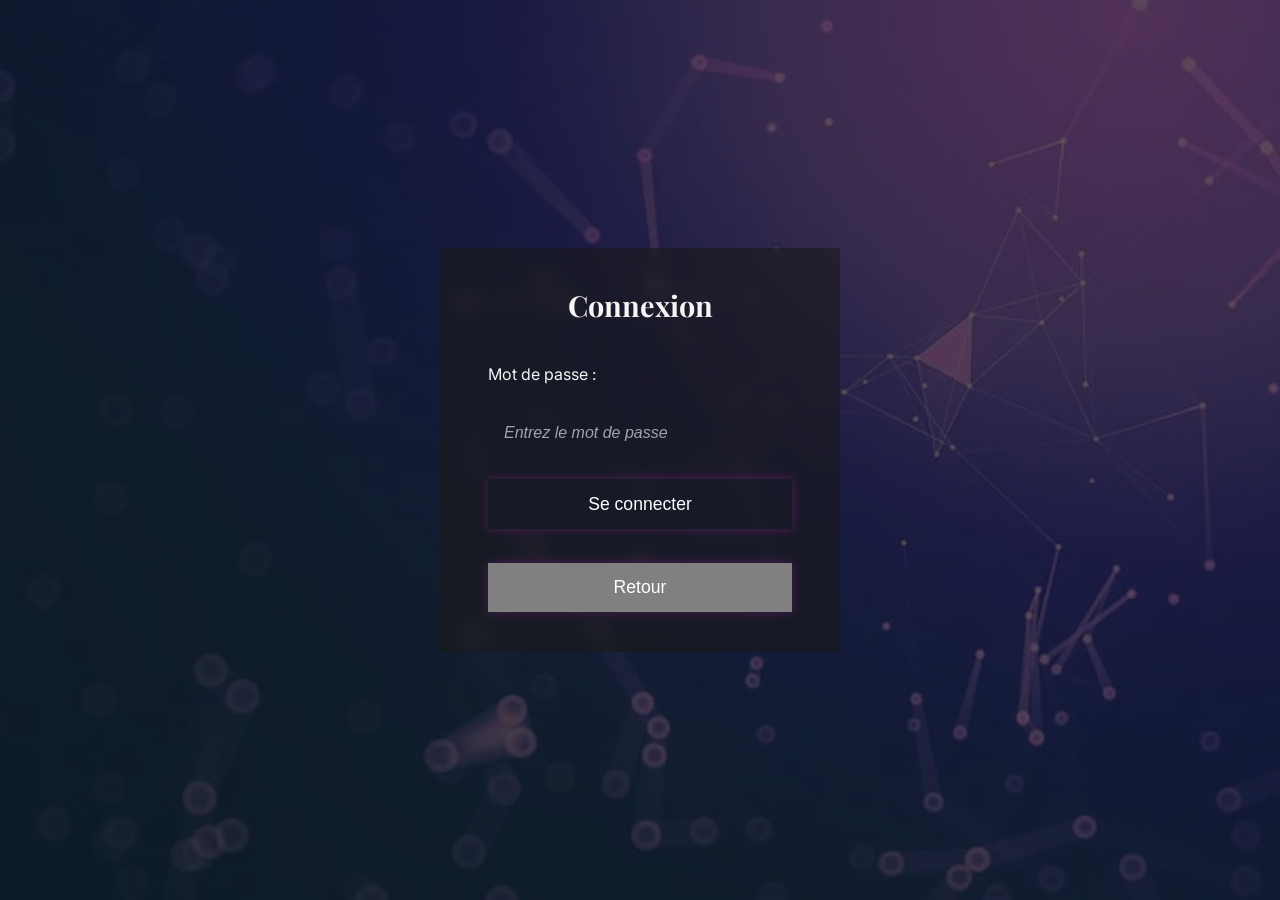
<file: public/connexion.html>
<!DOCTYPE html>
<html lang="fr">
<head>
    <meta charset="UTF-8">
    <meta name="viewport" content="width=device-width, initial-scale=1.0">
    <title>Connexion</title>
    <link rel="stylesheet" href="assets/css/connexion.css">
    <script type="text/javascript" src="js/script.js" defer></script>
</head>
<body>
    <main class="siteHeader">
        <form class="formulaire" id="formConnexion">
            <h3>Connexion</h3>
            <label for="motdepasse">Mot de passe :</label>
            <input type="password" id="motdepasse" name="password" placeholder="Entrez le mot de passe" required autocomplete="current-password">
            <button type="submit" class="btn-login">Se connecter</button>
            <button type="button" class="btn-retour" onclick="window.location.href='index.html'">
                Retour
            </button>        
        </form>
        <div id="notif" class="notif"></div>
        </main>
    </body>
    </html>
</file>
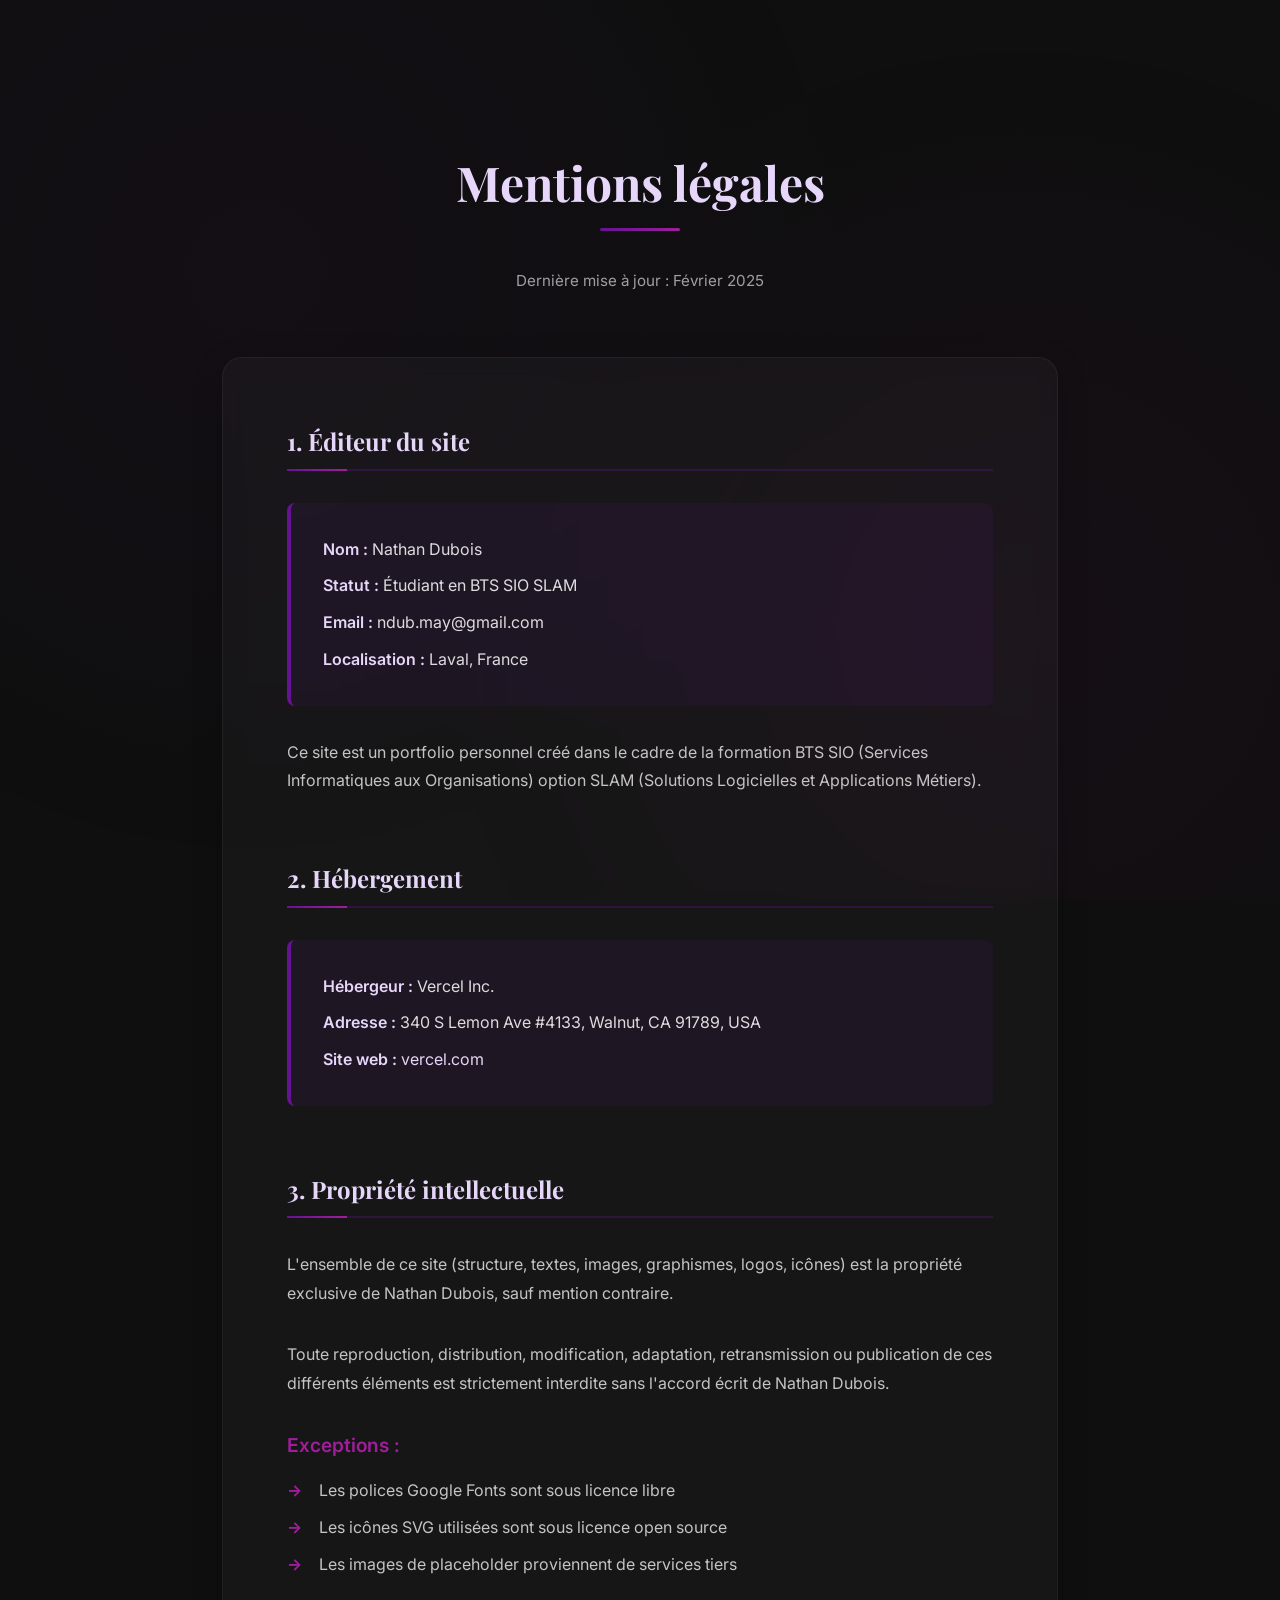
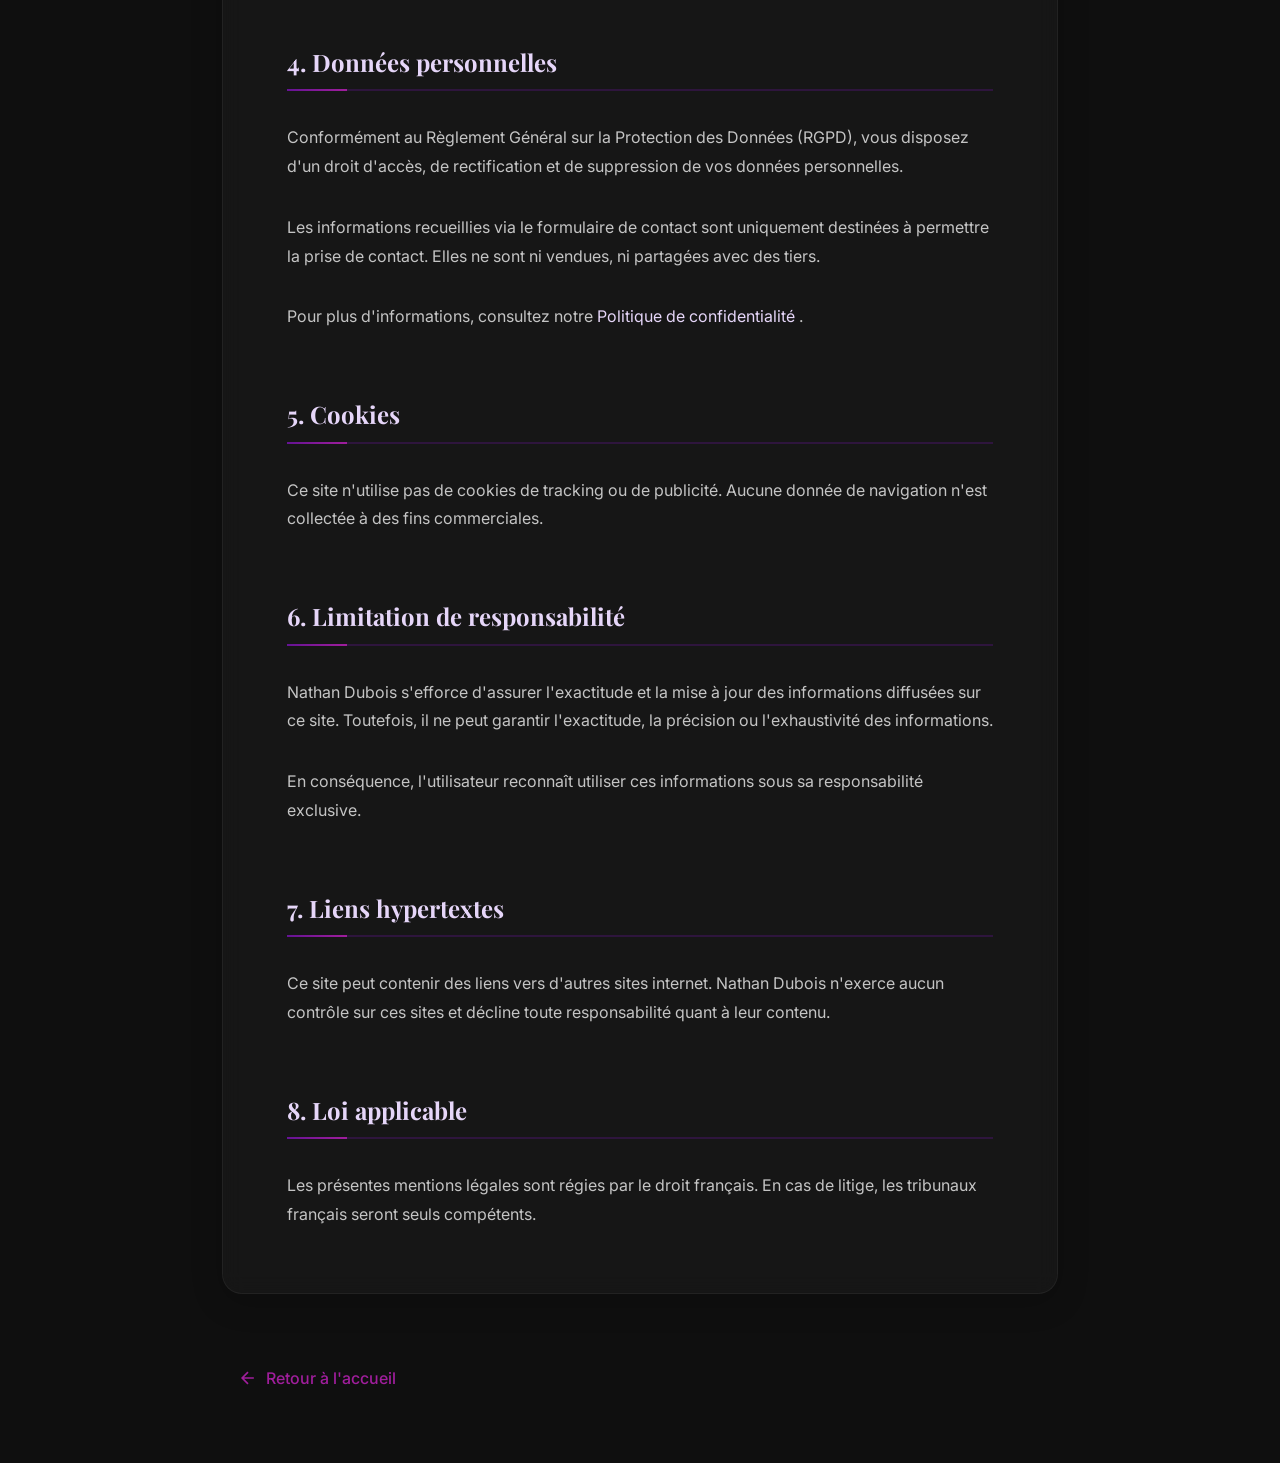
<file: public/mentions-legales.html>
<!DOCTYPE html>
<html lang="fr">
<head>
    <meta charset="UTF-8">
    <meta name="viewport" content="width=device-width, initial-scale=1.0">
    <meta name="description" content="Mentions légales du portfolio de Nathan Dubois, développeur web en BTS SIO SLAM.">
    <meta name="robots" content="noindex, follow">
    
    <link rel="icon" type="image/png" href="assets/image/icone.png">
    <title>Mentions légales - Nathan Dubois</title>
    <link rel="stylesheet" href="assets/css/legal.css">
</head>

<body class="legal-page">
    <div class="legal-container">
        <div class="legal-header">
            <h1>Mentions légales</h1>
            <p>Dernière mise à jour : Février 2025</p>
        </div>
        
        <div class="legal-content">
            <div class="legal-section">
                <h2>1. Éditeur du site</h2>
                <div class="legal-info">
                    <p><strong>Nom :</strong> Nathan Dubois</p>
                    <p><strong>Statut :</strong> Étudiant en BTS SIO SLAM</p>
                    <p><strong>Email :</strong> ndub.may@gmail.com</p>
                    <p><strong>Localisation :</strong> Laval, France</p>
                </div>
                <p>
                    Ce site est un portfolio personnel créé dans le cadre de la formation BTS SIO 
                    (Services Informatiques aux Organisations) option SLAM (Solutions Logicielles et 
                    Applications Métiers).
                </p>
            </div>
            
            <div class="legal-section">
                <h2>2. Hébergement</h2>
                <div class="legal-info">
                    <p><strong>Hébergeur :</strong> Vercel Inc.</p>
                    <p><strong>Adresse :</strong> 340 S Lemon Ave #4133, Walnut, CA 91789, USA</p>
                    <p><strong>Site web :</strong> <a href="https://vercel.com" target="_blank" style="color: var(--color-accent);">vercel.com</a></p>
                </div>
            </div>
            
            <div class="legal-section">
                <h2>3. Propriété intellectuelle</h2>
                <p>
                    L'ensemble de ce site (structure, textes, images, graphismes, logos, icônes) 
                    est la propriété exclusive de Nathan Dubois, sauf mention contraire.
                </p>
                <p>
                    Toute reproduction, distribution, modification, adaptation, retransmission ou 
                    publication de ces différents éléments est strictement interdite sans l'accord 
                    écrit de Nathan Dubois.
                </p>
                
                <h3>Exceptions :</h3>
                <ul>
                    <li>Les polices Google Fonts sont sous licence libre</li>
                    <li>Les icônes SVG utilisées sont sous licence open source</li>
                    <li>Les images de placeholder proviennent de services tiers</li>
                </ul>
            </div>
            
            <div class="legal-section">
                <h2>4. Données personnelles</h2>
                <p>
                    Conformément au Règlement Général sur la Protection des Données (RGPD), vous 
                    disposez d'un droit d'accès, de rectification et de suppression de vos données 
                    personnelles.
                </p>
                <p>
                    Les informations recueillies via le formulaire de contact sont uniquement 
                    destinées à permettre la prise de contact. Elles ne sont ni vendues, ni 
                    partagées avec des tiers.
                </p>
                <p>
                    Pour plus d'informations, consultez notre 
                    <a href="politique-confidentialite.html" style="color: var(--color-accent);">
                        Politique de confidentialité
                    </a>.
                </p>
            </div>
            
            <div class="legal-section">
                <h2>5. Cookies</h2>
                <p>
                    Ce site n'utilise pas de cookies de tracking ou de publicité. Aucune donnée 
                    de navigation n'est collectée à des fins commerciales.
                </p>
            </div>
            
            <div class="legal-section">
                <h2>6. Limitation de responsabilité</h2>
                <p>
                    Nathan Dubois s'efforce d'assurer l'exactitude et la mise à jour des 
                    informations diffusées sur ce site. Toutefois, il ne peut garantir l'exactitude, 
                    la précision ou l'exhaustivité des informations.
                </p>
                <p>
                    En conséquence, l'utilisateur reconnaît utiliser ces informations sous sa 
                    responsabilité exclusive.
                </p>
            </div>
            
            <div class="legal-section">
                <h2>7. Liens hypertextes</h2>
                <p>
                    Ce site peut contenir des liens vers d'autres sites internet. Nathan Dubois 
                    n'exerce aucun contrôle sur ces sites et décline toute responsabilité quant à 
                    leur contenu.
                </p>
            </div>
            
            <div class="legal-section">
                <h2>8. Loi applicable</h2>
                <p>
                    Les présentes mentions légales sont régies par le droit français. En cas de 
                    litige, les tribunaux français seront seuls compétents.
                </p>
            </div>
        </div>
        
        <a href="index.html" class="back-link">
            <svg width="20" height="20" viewBox="0 0 24 24" fill="none" stroke="currentColor" stroke-width="2">
                <path d="M19 12H5M12 19l-7-7 7-7"/>
            </svg>
            Retour à l'accueil
        </a>
    </div>
</body>
</html>
</file>
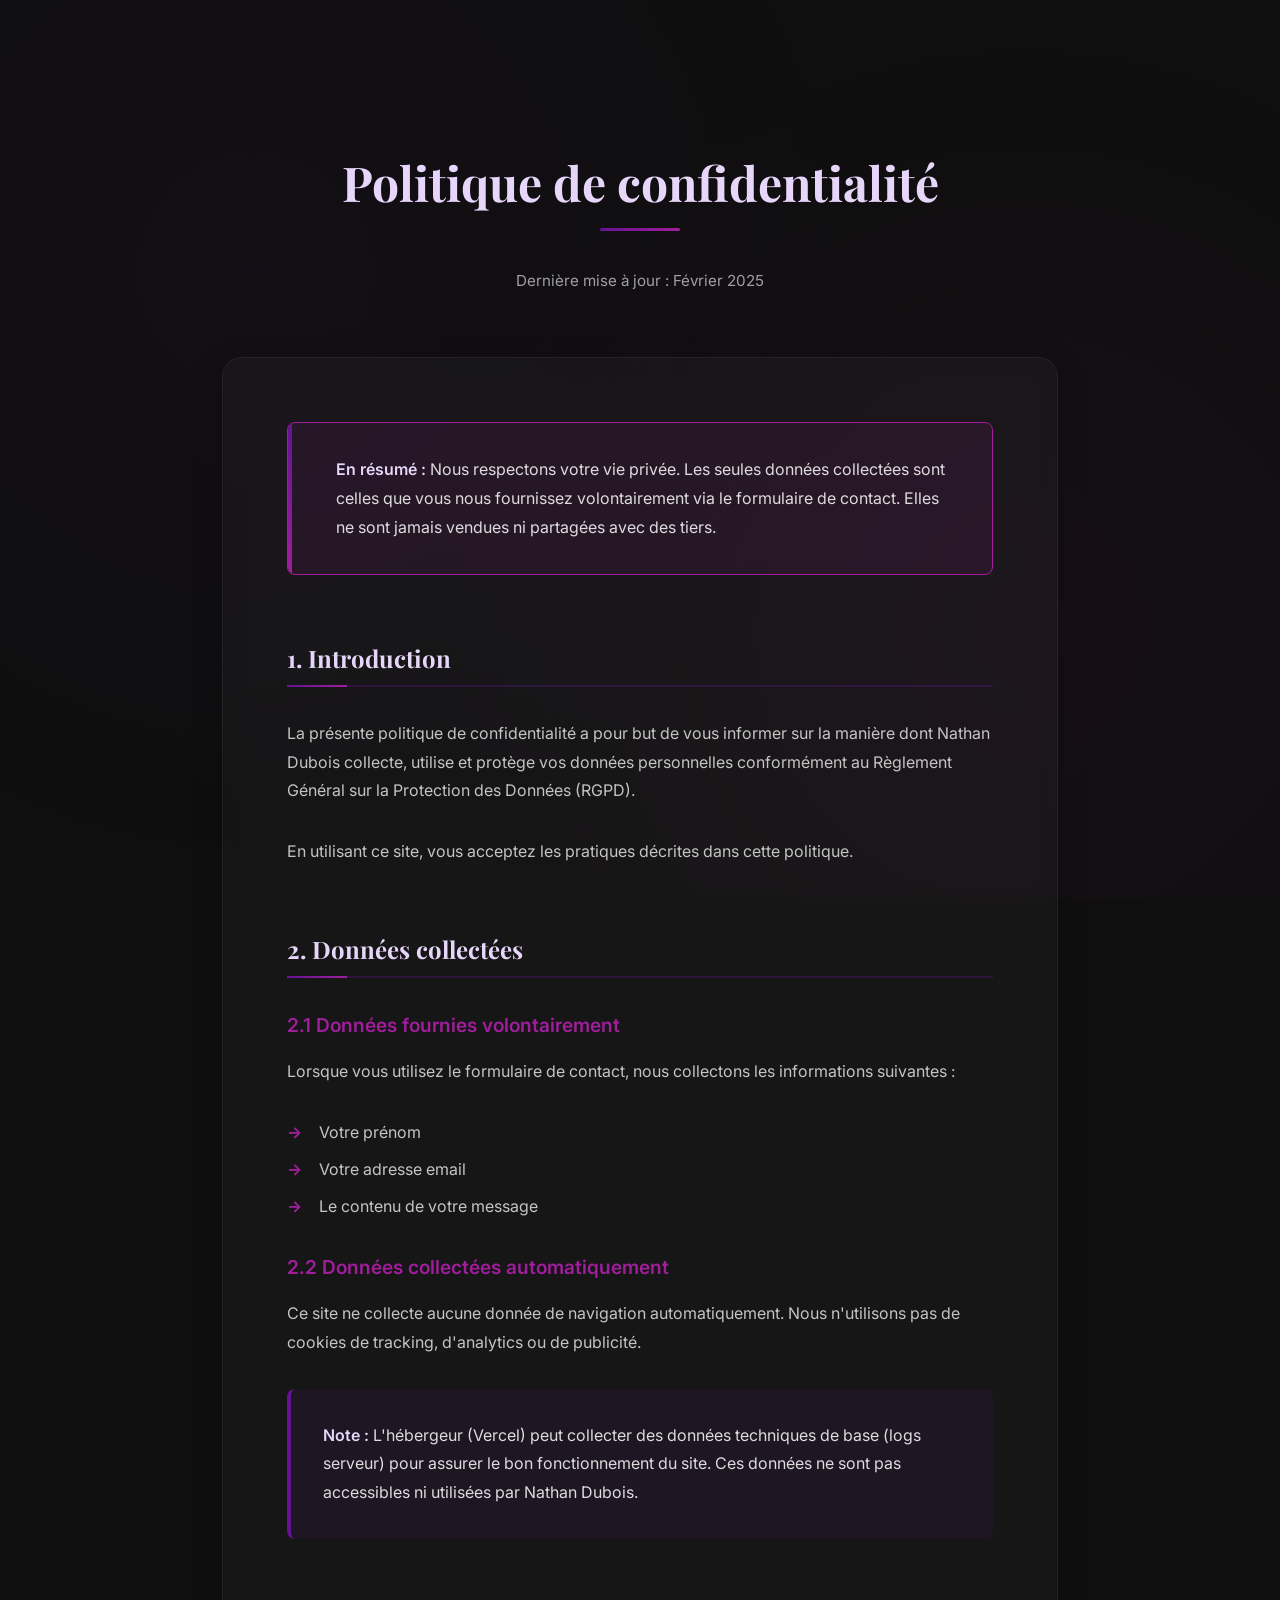
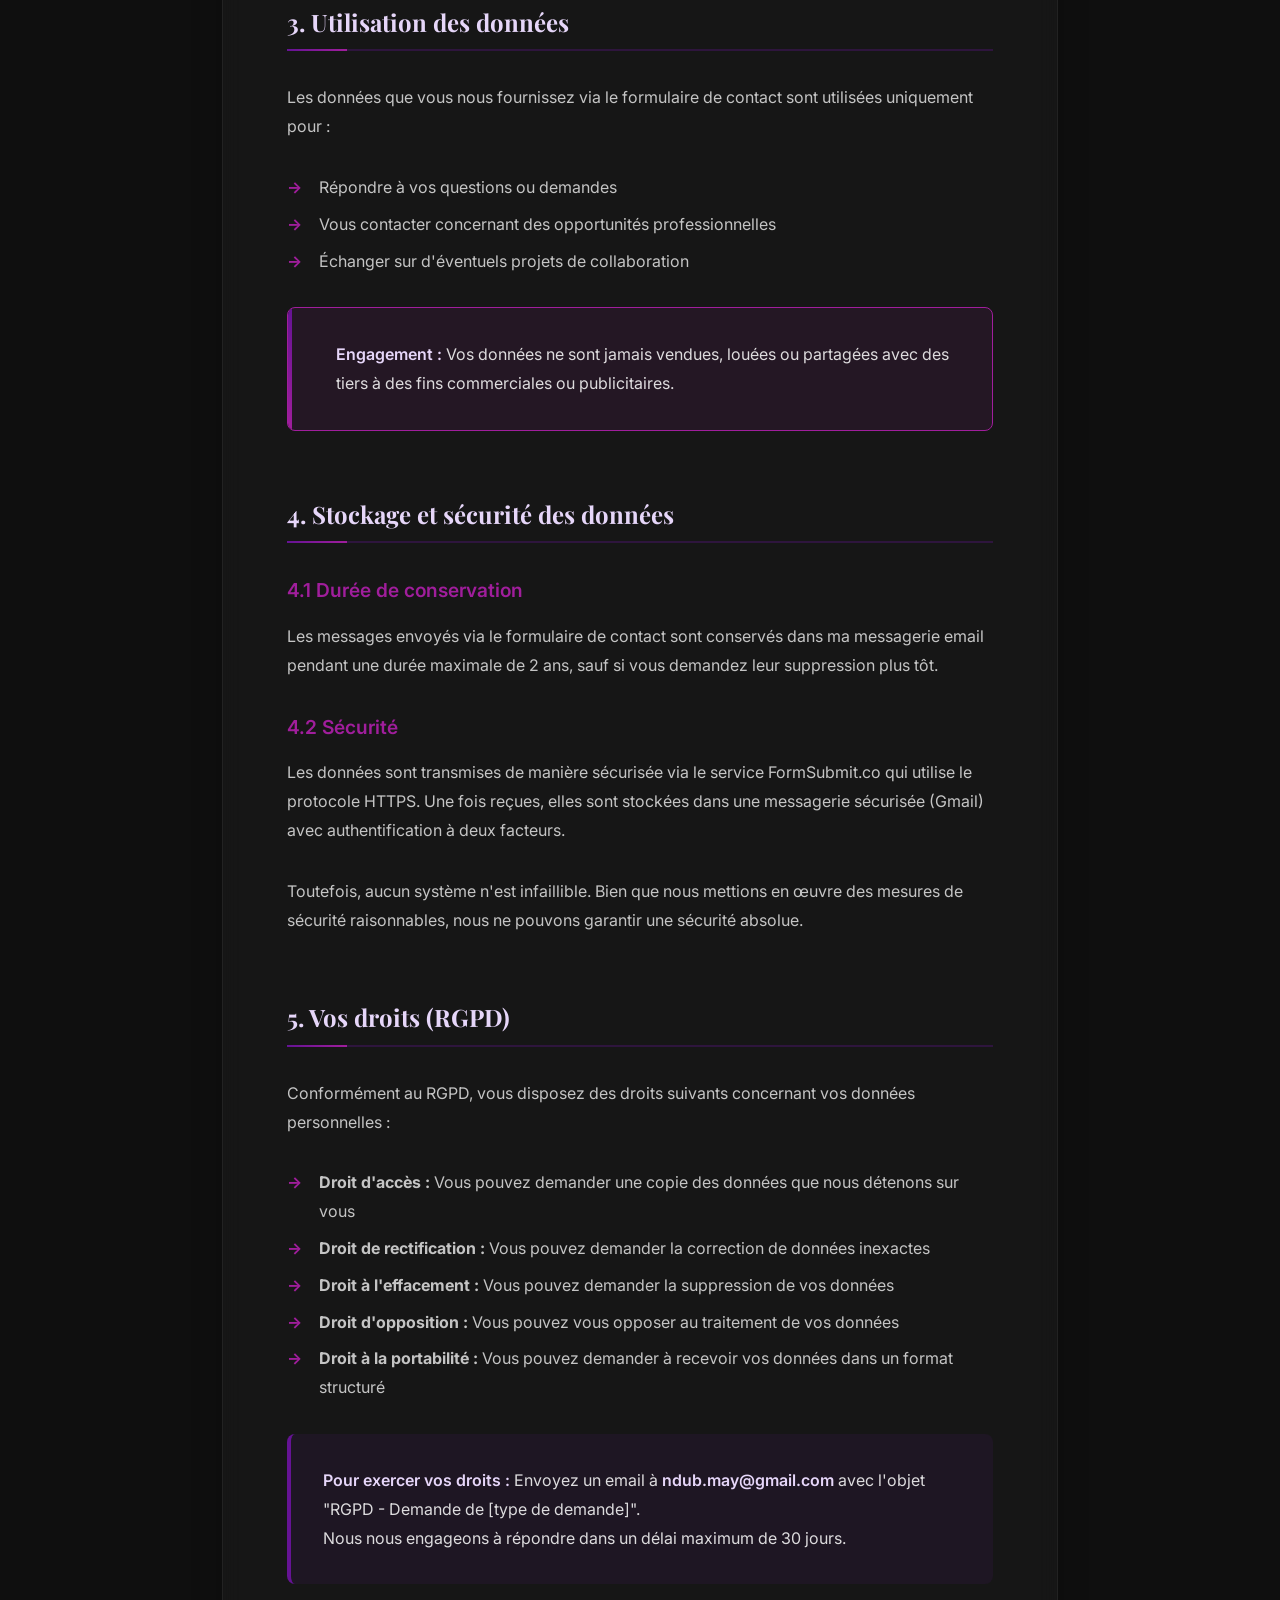
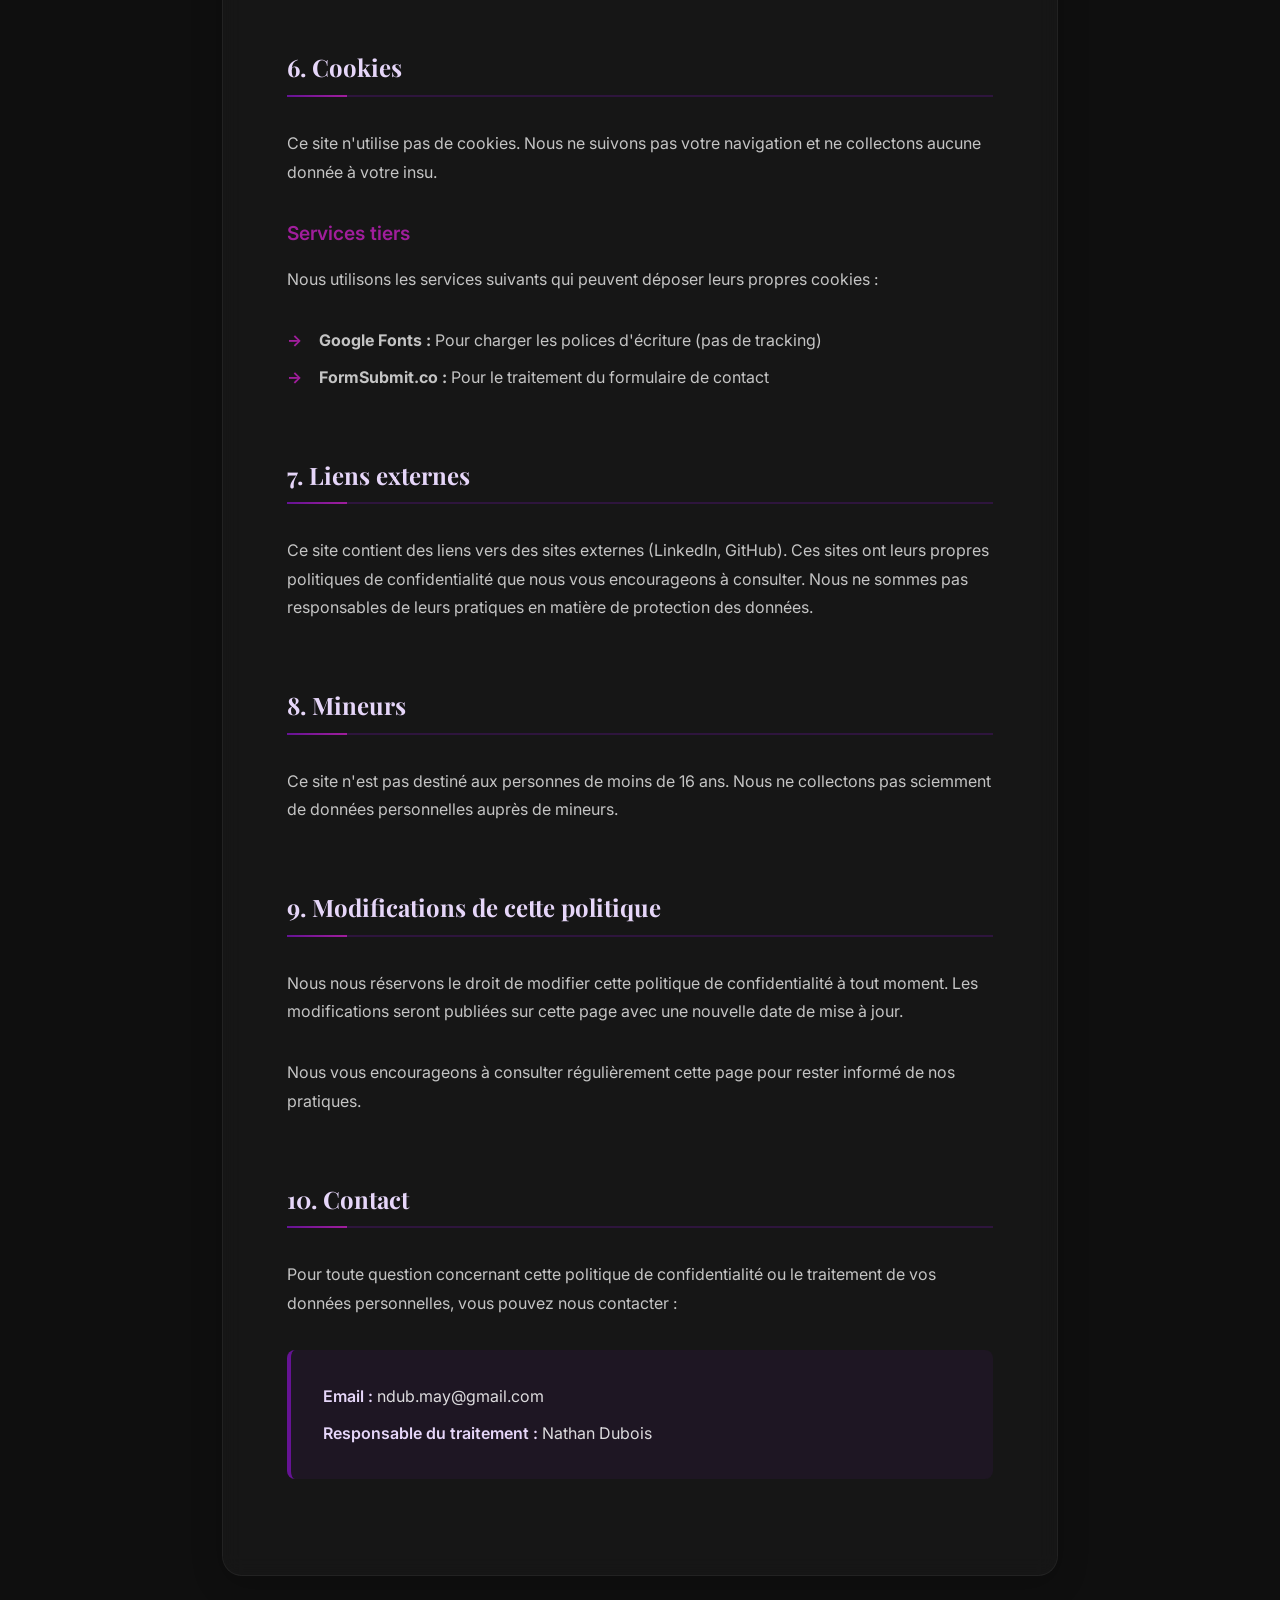
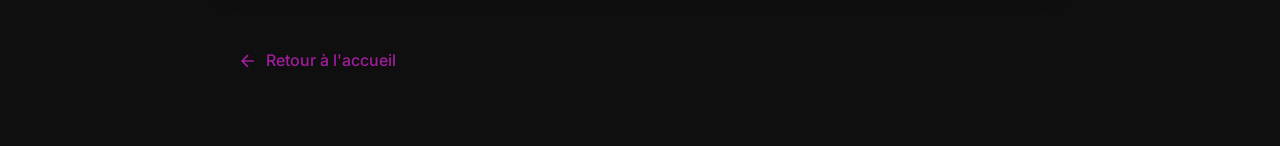
<file: public/politique-confidentialite.html>
<!DOCTYPE html>
<html lang="fr">
<head>
    <meta charset="UTF-8">
    <meta name="viewport" content="width=device-width, initial-scale=1.0">
    <meta name="description" content="Politique de confidentialité du portfolio de Nathan Dubois - Protection de vos données personnelles.">
    <meta name="robots" content="noindex, follow">
    
    <link rel="icon" type="image/png" href="assets/image/icone.png">
    <title>Politique de confidentialité - Nathan Dubois</title>
    <link rel="stylesheet" href="assets/css/legal.css">
</head>

<body class="legal-page">
    <div class="legal-container">
        <div class="legal-header">
            <h1>Politique de confidentialité</h1>
            <p>Dernière mise à jour : Février 2025</p>
        </div>
        
        <div class="legal-content">
            <div class="legal-section">
                <div class="highlight-box">
                    <p>
                        <strong>En résumé :</strong> Nous respectons votre vie privée. Les seules 
                        données collectées sont celles que vous nous fournissez volontairement via 
                        le formulaire de contact. Elles ne sont jamais vendues ni partagées avec 
                        des tiers.
                    </p>
                </div>
            </div>
            
            <div class="legal-section">
                <h2>1. Introduction</h2>
                <p>
                    La présente politique de confidentialité a pour but de vous informer sur la 
                    manière dont Nathan Dubois collecte, utilise et protège vos données personnelles 
                    conformément au Règlement Général sur la Protection des Données (RGPD).
                </p>
                <p>
                    En utilisant ce site, vous acceptez les pratiques décrites dans cette politique.
                </p>
            </div>
            
            <div class="legal-section">
                <h2>2. Données collectées</h2>
                
                <h3>2.1 Données fournies volontairement</h3>
                <p>
                    Lorsque vous utilisez le formulaire de contact, nous collectons les informations 
                    suivantes :
                </p>
                <ul>
                    <li>Votre prénom</li>
                    <li>Votre adresse email</li>
                    <li>Le contenu de votre message</li>
                </ul>
                
                <h3>2.2 Données collectées automatiquement</h3>
                <p>
                    Ce site ne collecte aucune donnée de navigation automatiquement. Nous n'utilisons 
                    pas de cookies de tracking, d'analytics ou de publicité.
                </p>
                
                <div class="legal-info">
                    <p>
                        <strong>Note :</strong> L'hébergeur (Vercel) peut collecter des données 
                        techniques de base (logs serveur) pour assurer le bon fonctionnement du site. 
                        Ces données ne sont pas accessibles ni utilisées par Nathan Dubois.
                    </p>
                </div>
            </div>
            
            <div class="legal-section">
                <h2>3. Utilisation des données</h2>
                <p>
                    Les données que vous nous fournissez via le formulaire de contact sont utilisées 
                    uniquement pour :
                </p>
                <ul>
                    <li>Répondre à vos questions ou demandes</li>
                    <li>Vous contacter concernant des opportunités professionnelles</li>
                    <li>Échanger sur d'éventuels projets de collaboration</li>
                </ul>
                
                <div class="highlight-box">
                    <p>
                        <strong>Engagement :</strong> Vos données ne sont jamais vendues, louées 
                        ou partagées avec des tiers à des fins commerciales ou publicitaires.
                    </p>
                </div>
            </div>
            
            <div class="legal-section">
                <h2>4. Stockage et sécurité des données</h2>
                
                <h3>4.1 Durée de conservation</h3>
                <p>
                    Les messages envoyés via le formulaire de contact sont conservés dans ma 
                    messagerie email pendant une durée maximale de 2 ans, sauf si vous demandez 
                    leur suppression plus tôt.
                </p>
                
                <h3>4.2 Sécurité</h3>
                <p>
                    Les données sont transmises de manière sécurisée via le service FormSubmit.co 
                    qui utilise le protocole HTTPS. Une fois reçues, elles sont stockées dans une 
                    messagerie sécurisée (Gmail) avec authentification à deux facteurs.
                </p>
                
                <p>
                    Toutefois, aucun système n'est infaillible. Bien que nous mettions en œuvre 
                    des mesures de sécurité raisonnables, nous ne pouvons garantir une sécurité 
                    absolue.
                </p>
            </div>
            
            <div class="legal-section">
                <h2>5. Vos droits (RGPD)</h2>
                <p>
                    Conformément au RGPD, vous disposez des droits suivants concernant vos données 
                    personnelles :
                </p>
                
                <ul>
                    <li><strong>Droit d'accès :</strong> Vous pouvez demander une copie des données que nous détenons sur vous</li>
                    <li><strong>Droit de rectification :</strong> Vous pouvez demander la correction de données inexactes</li>
                    <li><strong>Droit à l'effacement :</strong> Vous pouvez demander la suppression de vos données</li>
                    <li><strong>Droit d'opposition :</strong> Vous pouvez vous opposer au traitement de vos données</li>
                    <li><strong>Droit à la portabilité :</strong> Vous pouvez demander à recevoir vos données dans un format structuré</li>
                </ul>
                
                <div class="legal-info">
                    <p>
                        <strong>Pour exercer vos droits :</strong> Envoyez un email à 
                        <strong>ndub.may@gmail.com</strong> avec l'objet "RGPD - Demande de [type de demande]".
                        <br>Nous nous engageons à répondre dans un délai maximum de 30 jours.
                    </p>
                </div>
            </div>
            
            <div class="legal-section">
                <h2>6. Cookies</h2>
                <p>
                    Ce site n'utilise pas de cookies. Nous ne suivons pas votre navigation et ne 
                    collectons aucune donnée à votre insu.
                </p>
                
                <h3>Services tiers</h3>
                <p>
                    Nous utilisons les services suivants qui peuvent déposer leurs propres cookies :
                </p>
                <ul>
                    <li><strong>Google Fonts :</strong> Pour charger les polices d'écriture (pas de tracking)</li>
                    <li><strong>FormSubmit.co :</strong> Pour le traitement du formulaire de contact</li>
                </ul>
            </div>
            
            <div class="legal-section">
                <h2>7. Liens externes</h2>
                <p>
                    Ce site contient des liens vers des sites externes (LinkedIn, GitHub). Ces sites 
                    ont leurs propres politiques de confidentialité que nous vous encourageons à 
                    consulter. Nous ne sommes pas responsables de leurs pratiques en matière de 
                    protection des données.
                </p>
            </div>
            
            <div class="legal-section">
                <h2>8. Mineurs</h2>
                <p>
                    Ce site n'est pas destiné aux personnes de moins de 16 ans. Nous ne collectons 
                    pas sciemment de données personnelles auprès de mineurs.
                </p>
            </div>
            
            <div class="legal-section">
                <h2>9. Modifications de cette politique</h2>
                <p>
                    Nous nous réservons le droit de modifier cette politique de confidentialité à 
                    tout moment. Les modifications seront publiées sur cette page avec une nouvelle 
                    date de mise à jour.
                </p>
                <p>
                    Nous vous encourageons à consulter régulièrement cette page pour rester informé 
                    de nos pratiques.
                </p>
            </div>
            
            <div class="legal-section">
                <h2>10. Contact</h2>
                <p>
                    Pour toute question concernant cette politique de confidentialité ou le 
                    traitement de vos données personnelles, vous pouvez nous contacter :
                </p>
                
                <div class="legal-info">
                    <p><strong>Email :</strong> ndub.may@gmail.com</p>
                    <p><strong>Responsable du traitement :</strong> Nathan Dubois</p>
                </div>
            </div>
        </div>
        
        <a href="index.html" class="back-link">
            <svg width="20" height="20" viewBox="0 0 24 24" fill="none" stroke="currentColor" stroke-width="2">
                <path d="M19 12H5M12 19l-7-7 7-7"/>
            </svg>
            Retour à l'accueil
        </a>
    </div>
</body>
</html>
</file>
<file: public/assets/css/connexion.css>
@import url(style.css);

.siteHeader {
  font-family: var(--font-body);
  background-image: url("../image/fondAccueuil.webp");
  background-size: cover;
  background-position: center;
  background-color: rgba(26, 26, 26, 0.8);
  background-blend-mode: overlay;
  height: 100vh;  
  margin: 0;
  display: flex;
  justify-content: center;
  align-items: center;
}

.formulaire h3 {
  font-family: var(--font-display);
}

.formulaire {
  display: flex;
  flex-direction: column;
  gap: 1.5rem; /* augmente l’écart entre input et le premier bouton */
  background: rgba(26, 26, 26, 0.6);
  backdrop-filter: blur(8px);
  border: 1px solid var(--color-border);
  border-radius: var(--radius);
  box-shadow: var(--shadow);
  padding: 2.5rem 3rem;
  max-width: 400px;
  width: 90%;
  transition: transform var(--transition);
}

.formulaire:hover {
  transform: scale(1.02);
}

.formulaire h3 {
  text-align: center;
  margin-bottom: 1rem;
  font-size: 1.8rem;
}

.formulaire label {
  font-size: 1rem;
  font-weight: 400;
  color: var(--color-text);
}

/* 🔒 Champ input */
.formulaire input {
  padding: 0.8rem 1rem;
  border-radius: var(--radius);
  border: 1px solid var(--color-border);
  background: var(--color-input-bg);
  color: var(--color-text);
  font-size: 1rem;
  outline: none;
  transition: border var(--transition), box-shadow var(--transition);
}

.formulaire input::placeholder {
  color: rgba(255, 255, 255, 0.6);
  font-style: italic;
}

.formulaire input:focus {
  border-color: var(--color-accent-light);
  box-shadow: 0 0 10px rgba(193, 128, 255, 0.5);
}

.formulaire .btn-login,
.formulaire .btn-retour {
  padding: 0.9rem;
  border: none;
  border-radius: var(--radius);
  color: white;
  font-size: 1.1rem;
  font-weight: 500;
  cursor: pointer;
  transition: transform var(--transition), box-shadow var(--transition);
  box-shadow: 0 0 10px rgba(160, 30, 156, 0.4);
  text-align: center;
  text-decoration: none;
  display: block;
}

.formulaire .btn-login {
  background: linear-gradient(135deg, var(--color-accent), var(--color-accent-light));
  margin-bottom: 0.6rem; 
}

.formulaire .btn-login:hover {
  transform: translateY(-3px);
  box-shadow: 0 0 20px rgba(160, 30, 156, 0.8);
}

.formulaire .btn-login:active {
  transform: translateY(0);
  box-shadow: 0 0 10px rgba(160, 30, 156, 0.6);
}

.formulaire .btn-retour {
  background: gray;
}

.formulaire .btn-retour:hover {
  background: darkgray;
}

.notif {
    position: fixed;
    bottom: 30px;
    right: 30px;
    min-width: 250px;
    max-width: 300px;
    background: #ff4d4f;
    color: #fff;
    padding: 16px 24px;
    border-radius: 12px;
    box-shadow: 0 8px 25px rgba(0, 0, 0, 0.3);
    font-family: Arial, sans-serif;
    font-size: 1rem;
    font-weight: 500;
    display: flex;
    align-items: center;
    gap: 12px;
    z-index: 9999;
    opacity: 0;
    transform: translateY(100px);
    transition: opacity 0.5s ease, transform 0.5s ease;
    pointer-events: none;
}
.notif.show {
    opacity: 1;
    transform: translateY(0);
    pointer-events: auto;
}
</file>
<file: public/assets/css/legal.css>
@import url('https://fonts.googleapis.com/css2?family=Playfair+Display:wght@400;700&family=Inter:wght@300;400;500;600&display=swap');

/* === Variables globales === */
:root {
    --color-primary: #651394;
    --color-secondary: #a01e9c;
    --color-accent: #e6d6f9;
    --color-dark: #1a1a1a;
    --color-darker: #0f0f0f;
    --color-gray: #4d4d4d;
    --color-light: #f5f5f5;
    
    --font-display: 'Playfair Display', serif;
    --font-body: 'Inter', sans-serif;
    
    --spacing-xs: 0.5rem;
    --spacing-sm: 1rem;
    --spacing-md: 2rem;
    --spacing-lg: 4rem;
    --spacing-xl: 6rem;
    
    --shadow-sm: 0 2px 8px rgba(0, 0, 0, 0.1);
    --shadow-md: 0 4px 16px rgba(0, 0, 0, 0.15);
    --shadow-lg: 0 8px 32px rgba(0, 0, 0, 0.2);
    
    --radius-sm: 8px;
    --radius-md: 12px;
    --radius-lg: 20px;
    
    --transition-base: 0.3s ease;
}

/* === Reset et base === */
*, *::before, *::after {
    box-sizing: border-box;
    margin: 0;
    padding: 0;
}

html {
    scroll-behavior: smooth;
    font-size: 16px;
}

body {
    font-family: var(--font-body);
    font-weight: 400;
    line-height: 1.6;
    color: var(--color-light);
    background-color: var(--color-darker);
    overflow-x: hidden;
}

/* === Page légale === */
.legal-page {
    min-height: 100vh;
    background: var(--color-darker);
    padding-top: 80px;
    position: relative;
}

/* Effet de particules en arrière-plan (optionnel) */
.legal-page::before {
    content: '';
    position: fixed;
    top: 0;
    left: 0;
    width: 100%;
    height: 100%;
    background: 
        radial-gradient(circle at 20% 30%, rgba(101, 19, 148, 0.05) 0%, transparent 50%),
        radial-gradient(circle at 80% 70%, rgba(160, 30, 156, 0.05) 0%, transparent 50%);
    pointer-events: none;
    z-index: 0;
}

/* === Container === */
.legal-container {
    max-width: 900px;
    margin: 0 auto;
    padding: var(--spacing-lg) var(--spacing-md);
    position: relative;
    z-index: 1;
}

/* === Header === */
.legal-header {
    text-align: center;
    margin-bottom: var(--spacing-lg);
    animation: fadeInDown 0.6s ease;
}

.legal-header h1 {
    color: var(--color-accent);
    font-family: var(--font-display);
    font-size: clamp(2rem, 5vw, 3rem);
    margin-bottom: var(--spacing-sm);
    position: relative;
    display: inline-block;
}

.legal-header h1::after {
    content: '';
    position: absolute;
    bottom: -10px;
    left: 50%;
    transform: translateX(-50%);
    width: 80px;
    height: 3px;
    background: linear-gradient(90deg, var(--color-primary), var(--color-secondary));
    border-radius: 2px;
}

.legal-header p {
    color: rgba(255, 255, 255, 0.6);
    font-size: 0.95rem;
    margin-top: var(--spacing-md);
}

/* === Contenu === */
.legal-content {
    background: rgba(255, 255, 255, 0.03);
    border-radius: var(--radius-lg);
    padding: var(--spacing-lg);
    border: 1px solid rgba(255, 255, 255, 0.05);
    box-shadow: var(--shadow-lg);
    backdrop-filter: blur(10px);
    animation: fadeInUp 0.6s ease 0.2s backwards;
}

/* === Sections === */
.legal-section {
    margin-bottom: var(--spacing-lg);
    animation: fadeIn 0.6s ease;
}

.legal-section:last-child {
    margin-bottom: 0;
}

.legal-section h2 {
    color: var(--color-accent);
    font-family: var(--font-display);
    font-size: 1.5rem;
    margin-bottom: var(--spacing-md);
    padding-bottom: var(--spacing-xs);
    border-bottom: 2px solid rgba(101, 19, 148, 0.3);
    position: relative;
}

.legal-section h2::before {
    content: '';
    position: absolute;
    bottom: -2px;
    left: 0;
    width: 60px;
    height: 2px;
    background: linear-gradient(90deg, var(--color-primary), var(--color-secondary));
}

.legal-section h3 {
    color: var(--color-secondary);
    font-size: 1.2rem;
    font-weight: 600;
    margin-top: var(--spacing-md);
    margin-bottom: var(--spacing-sm);
}

.legal-section p {
    color: rgba(255, 255, 255, 0.75);
    line-height: 1.8;
    margin-bottom: var(--spacing-md);
}

.legal-section p:last-child {
    margin-bottom: 0;
}

/* === Listes === */
.legal-section ul {
    list-style: none;
    padding-left: 0;
    margin-bottom: var(--spacing-md);
}

.legal-section ul li {
    color: rgba(255, 255, 255, 0.75);
    padding-left: var(--spacing-md);
    position: relative;
    margin-bottom: var(--spacing-xs);
    line-height: 1.8;
}

.legal-section ul li::before {
    content: '→';
    position: absolute;
    left: 0;
    color: var(--color-secondary);
    font-weight: bold;
}

/* === Boxes d'information === */
.legal-info {
    background: rgba(101, 19, 148, 0.1);
    border-left: 4px solid var(--color-primary);
    padding: var(--spacing-md);
    border-radius: var(--radius-sm);
    margin-bottom: var(--spacing-md);
    transition: all var(--transition-base);
}

.legal-info:hover {
    background: rgba(101, 19, 148, 0.15);
    transform: translateX(5px);
}

.legal-info p {
    margin-bottom: var(--spacing-xs);
    color: rgba(255, 255, 255, 0.85);
}

.legal-info p:last-child {
    margin-bottom: 0;
}

.legal-info strong {
    color: var(--color-accent);
    font-weight: 600;
}

.legal-info a {
    color: var(--color-accent);
    text-decoration: none;
    transition: color var(--transition-base);
    border-bottom: 1px solid transparent;
}

.legal-info a:hover {
    color: var(--color-secondary);
    border-bottom-color: var(--color-secondary);
}

/* === Highlight box === */
.highlight-box {
    background: rgba(160, 30, 156, 0.1);
    border: 1px solid var(--color-secondary);
    padding: var(--spacing-md);
    border-radius: var(--radius-sm);
    margin-bottom: var(--spacing-md);
    position: relative;
    overflow: hidden;
}

.highlight-box::before {
    content: '';
    position: absolute;
    top: 0;
    left: 0;
    width: 4px;
    height: 100%;
    background: linear-gradient(180deg, var(--color-primary), var(--color-secondary));
}

.highlight-box p {
    margin: 0;
    color: rgba(255, 255, 255, 0.85);
    padding-left: var(--spacing-sm);
}

.highlight-box strong {
    color: var(--color-accent);
    font-weight: 600;
}

/* === Lien retour === */
.back-link {
    display: inline-flex;
    align-items: center;
    gap: var(--spacing-xs);
    color: var(--color-secondary);
    font-weight: 500;
    margin-top: var(--spacing-lg);
    transition: all var(--transition-base);
    text-decoration: none;
    padding: var(--spacing-xs) var(--spacing-sm);
    border-radius: var(--radius-sm);
}

.back-link:hover {
    color: var(--color-accent);
    gap: var(--spacing-sm);
    background: rgba(101, 19, 148, 0.1);
}

.back-link svg {
    transition: transform var(--transition-base);
}

.back-link:hover svg {
    transform: translateX(-3px);
}

/* === Liens dans le contenu === */
.legal-section a {
    color: var(--color-accent);
    text-decoration: none;
    border-bottom: 1px solid transparent;
    transition: all var(--transition-base);
}

.legal-section a:hover {
    color: var(--color-secondary);
    border-bottom-color: var(--color-secondary);
}

/* === Animations === */
@keyframes fadeInDown {
    from {
        opacity: 0;
        transform: translateY(-30px);
    }
    to {
        opacity: 1;
        transform: translateY(0);
    }
}

@keyframes fadeInUp {
    from {
        opacity: 0;
        transform: translateY(30px);
    }
    to {
        opacity: 1;
        transform: translateY(0);
    }
}

@keyframes fadeIn {
    from {
        opacity: 0;
    }
    to {
        opacity: 1;
    }
}

/* === Scrollbar personnalisée === */
::-webkit-scrollbar {
    width: 10px;
}

::-webkit-scrollbar-track {
    background: var(--color-darker);
}

::-webkit-scrollbar-thumb {
    background: linear-gradient(180deg, var(--color-primary), var(--color-secondary));
    border-radius: 5px;
}

::-webkit-scrollbar-thumb:hover {
    background: linear-gradient(180deg, var(--color-secondary), var(--color-primary));
}

/* === Sélection de texte === */
::selection {
    background: var(--color-primary);
    color: white;
}

::-moz-selection {
    background: var(--color-primary);
    color: white;
}

/* === Responsive === */
@media (max-width: 768px) {
    .legal-page {
        padding-top: 60px;
    }
    
    .legal-container {
        padding: var(--spacing-md) var(--spacing-sm);
    }
    
    .legal-content {
        padding: var(--spacing-md);
    }
    
    .legal-header h1 {
        font-size: 2rem;
    }
    
    .legal-section h2 {
        font-size: 1.3rem;
    }
    
    .legal-section h3 {
        font-size: 1.1rem;
    }
    
    .legal-section p,
    .legal-section ul li {
        font-size: 0.95rem;
    }
}

@media (max-width: 480px) {
    .legal-container {
        padding: var(--spacing-sm);
    }
    
    .legal-content {
        padding: var(--spacing-sm);
    }
    
    .legal-info,
    .highlight-box {
        padding: var(--spacing-sm);
    }
}

/* === Mode impression === */
@media print {
    .legal-page {
        background: white;
        padding-top: 0;
    }
    
    .legal-page::before {
        display: none;
    }
    
    .legal-content {
        background: white;
        border: 1px solid #ddd;
        box-shadow: none;
    }
    
    .legal-header h1,
    .legal-section h2,
    .legal-section h3 {
        color: #333;
    }
    
    .legal-section p,
    .legal-section ul li {
        color: #555;
    }
    
    .back-link {
        display: none;
    }
    
    .legal-info,
    .highlight-box {
        border: 1px solid #ddd;
        background: #f9f9f9;
    }
}

/* === Accessibilité === */
@media (prefers-reduced-motion: reduce) {
    *,
    *::before,
    *::after {
        animation-duration: 0.01ms !important;
        animation-iteration-count: 1 !important;
        transition-duration: 0.01ms !important;
    }
}

/* Focus visible pour accessibilité */
a:focus-visible,
button:focus-visible {
    outline: 2px solid var(--color-accent);
    outline-offset: 2px;
}
</file>
